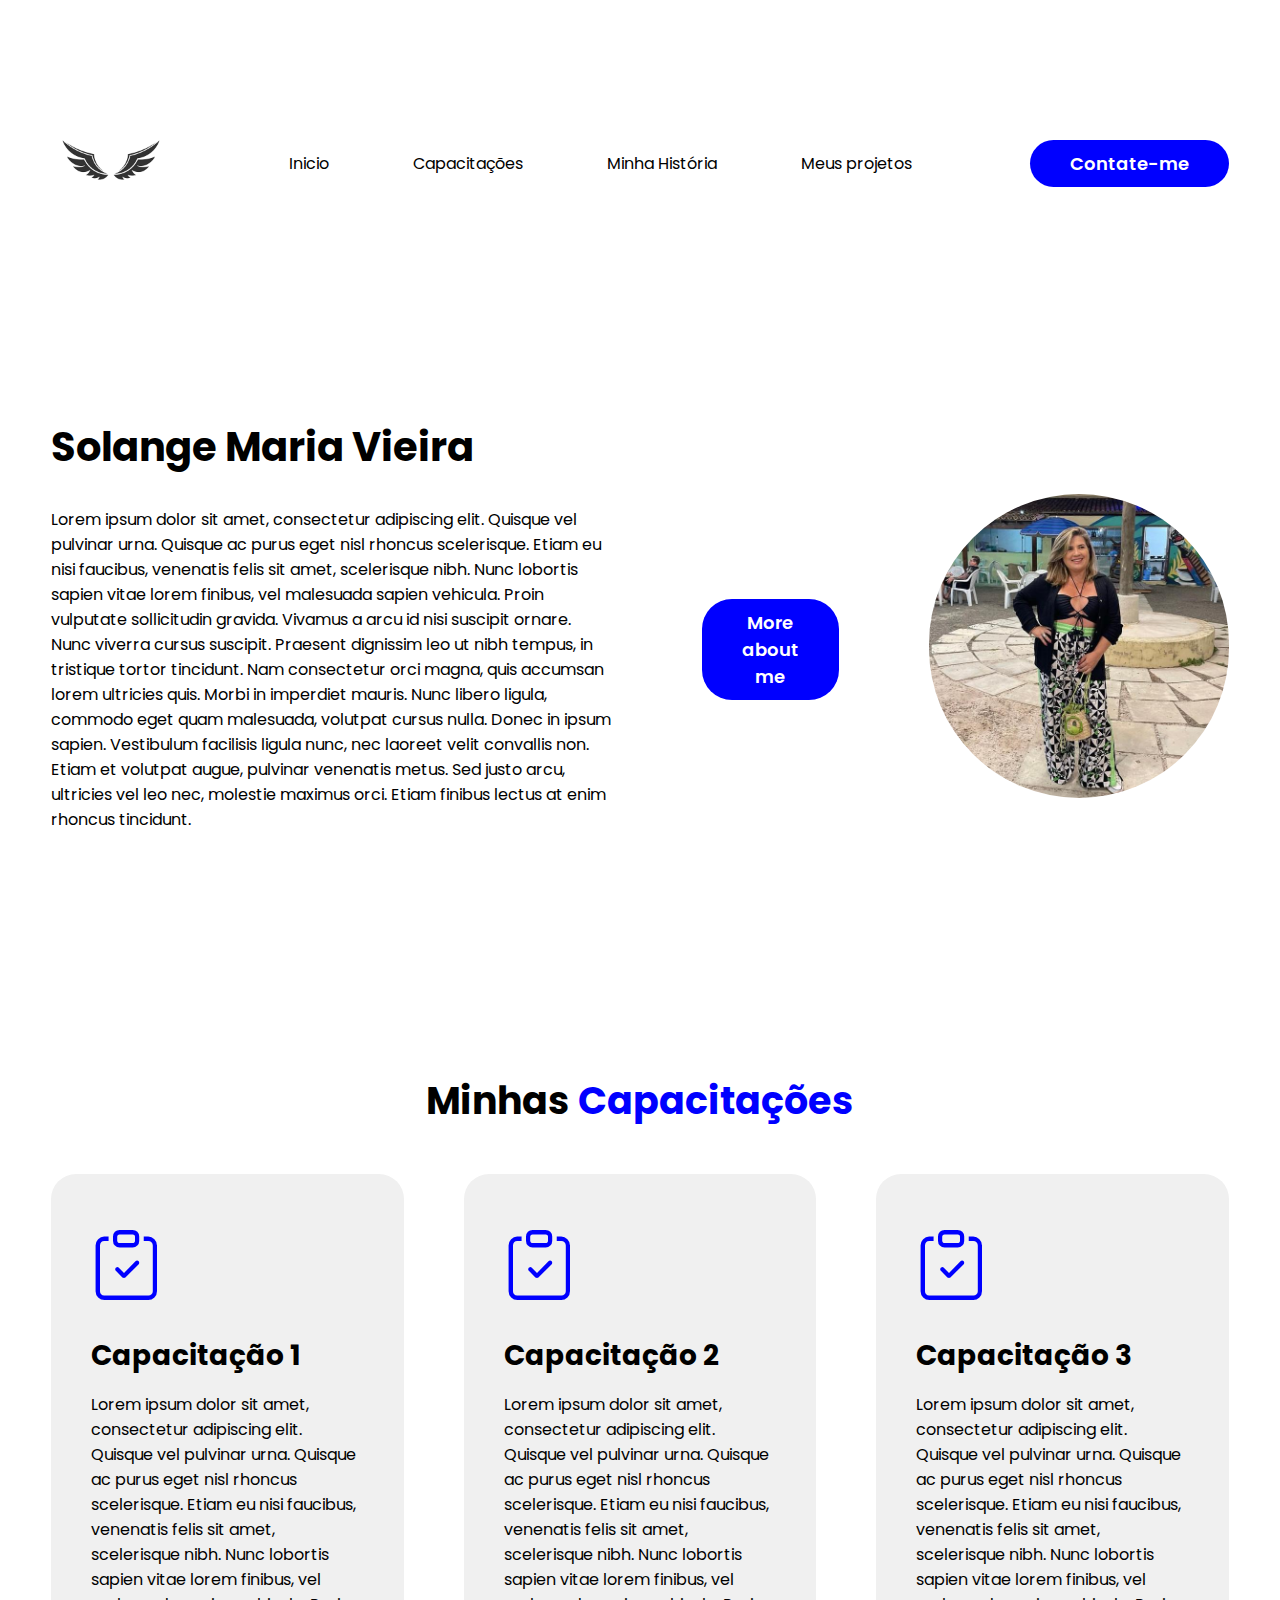
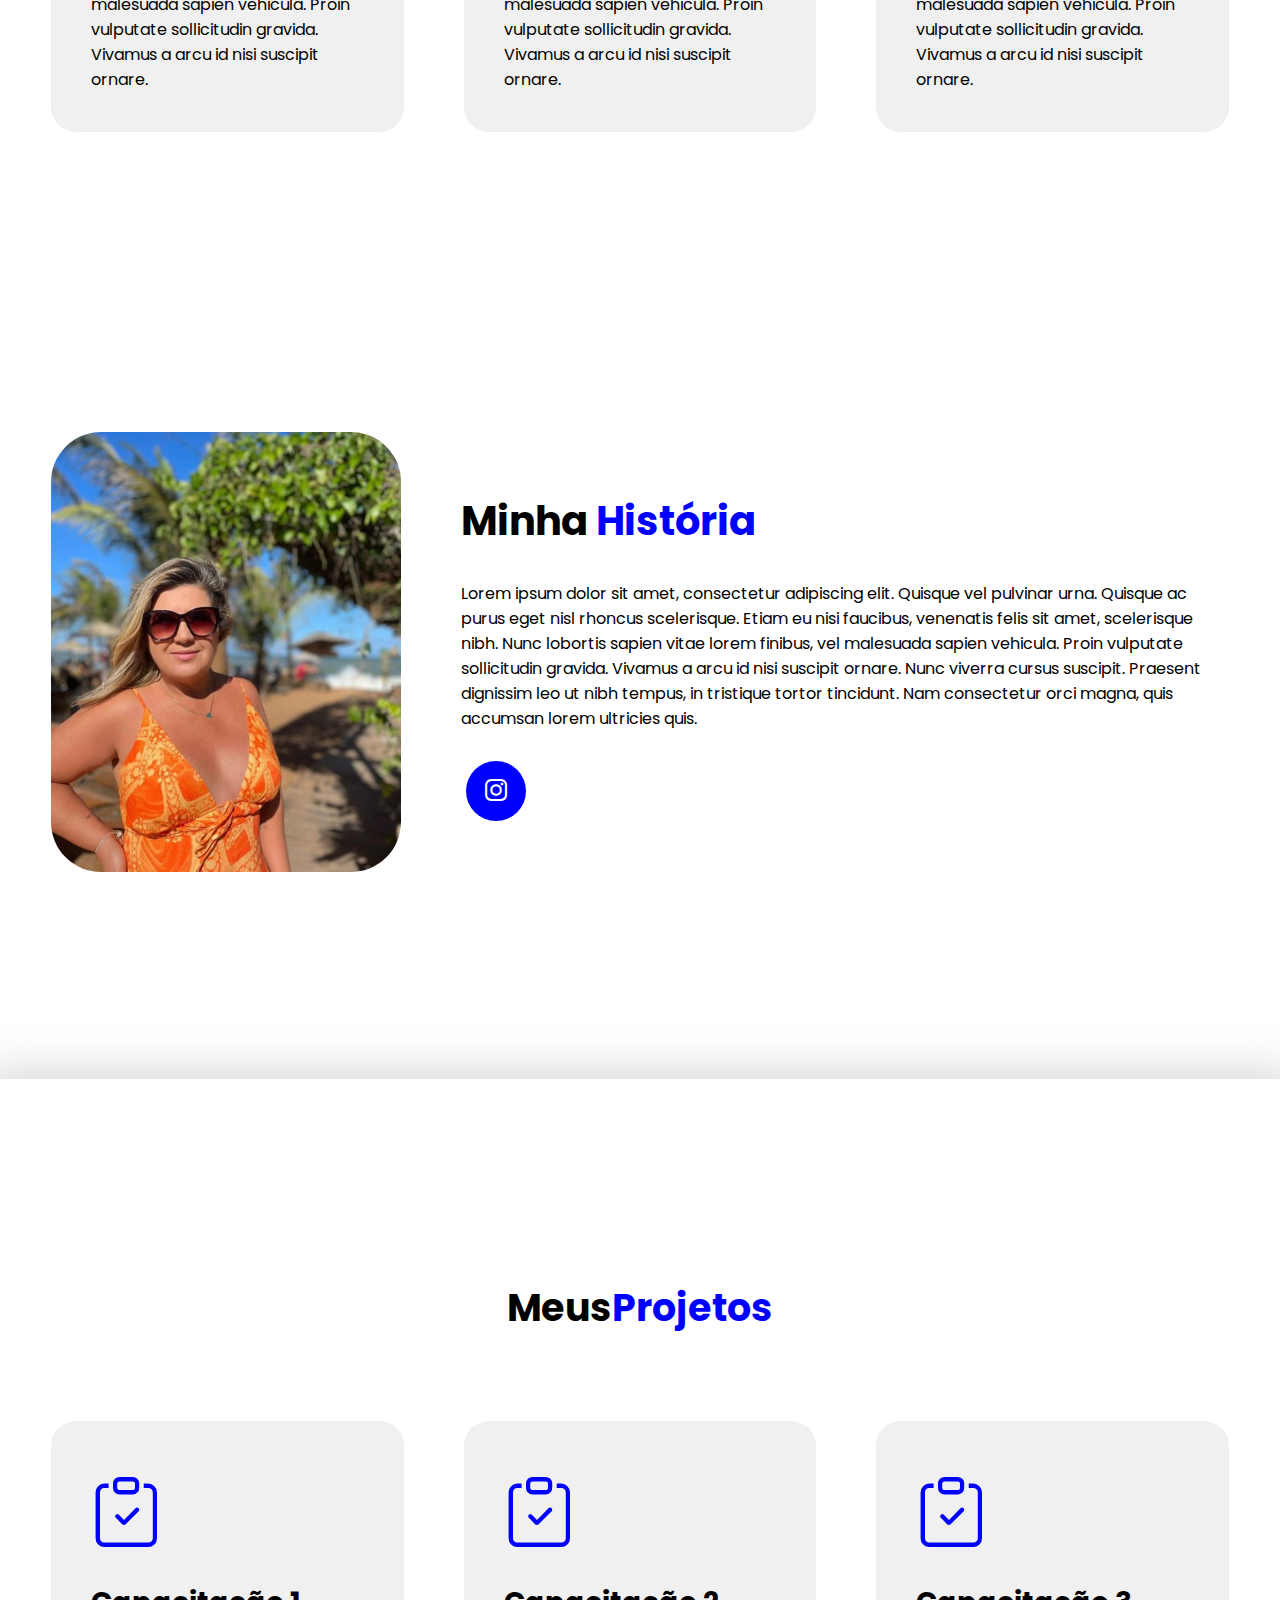
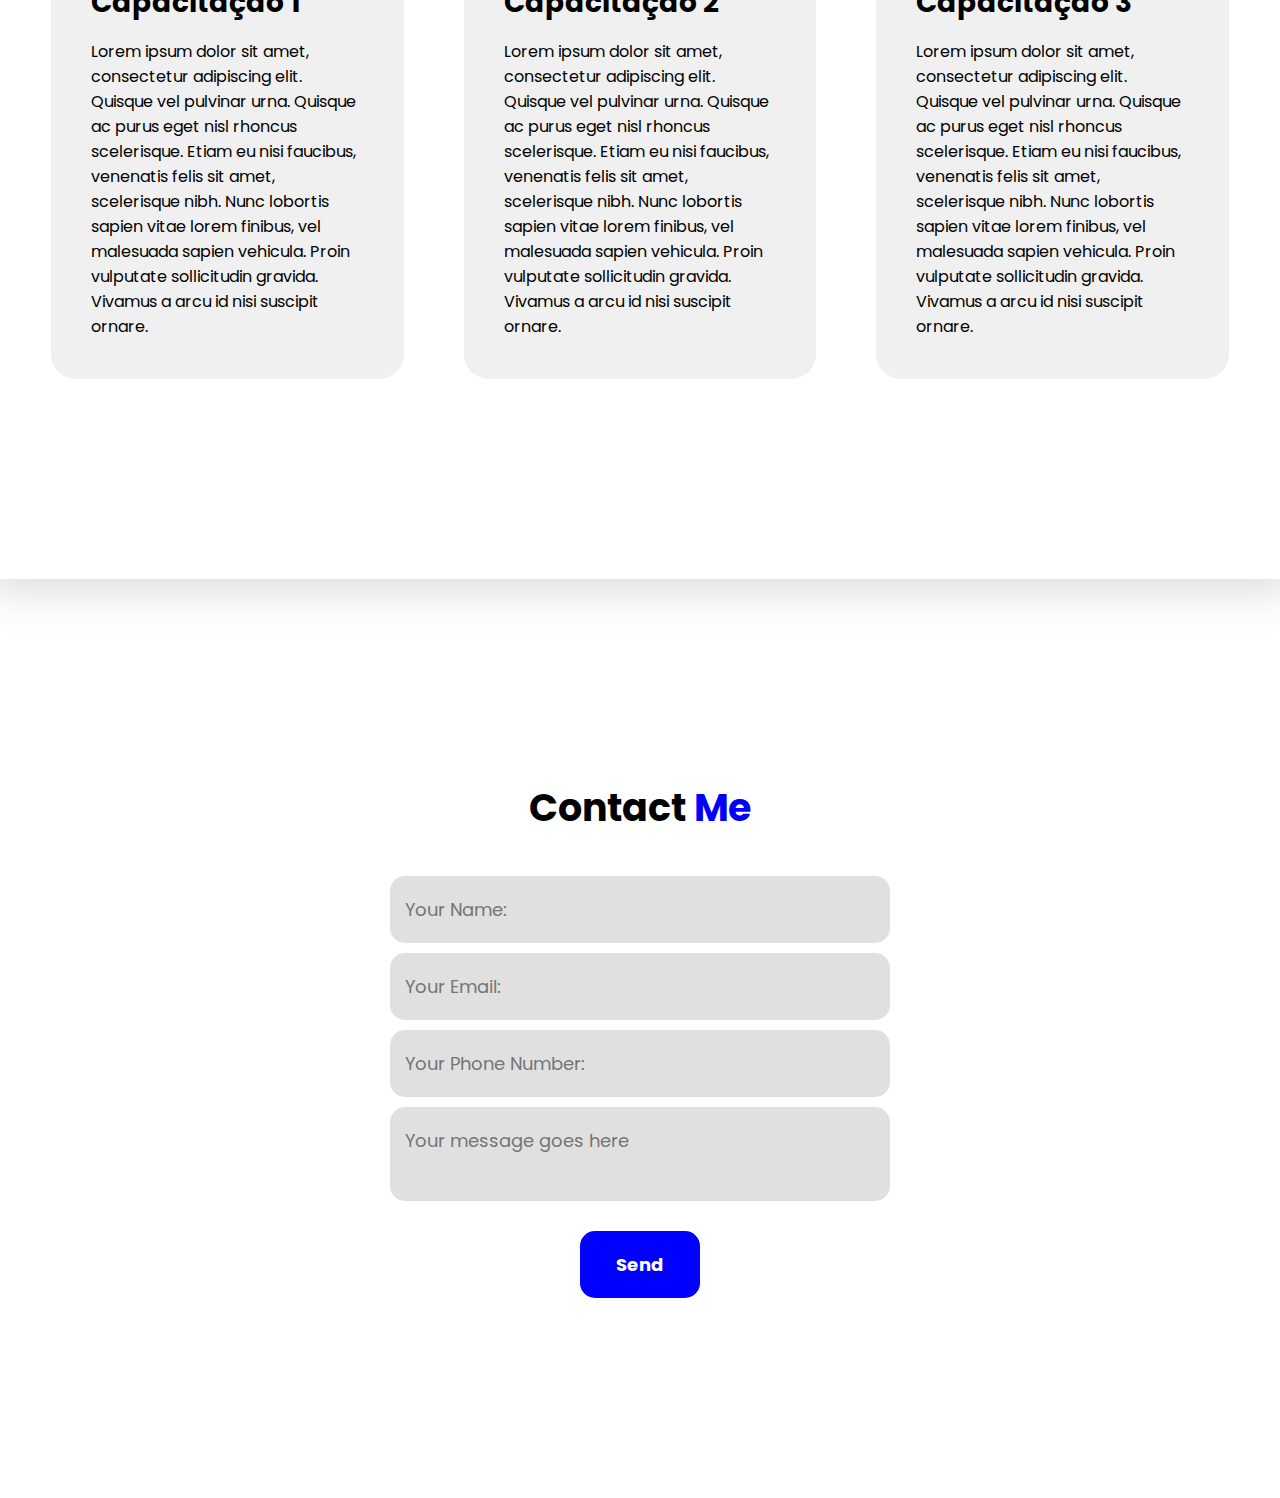
<file: project system/index.html>
<!DOCTYPE html>
<html lang="pt-br">
<head>
    <meta charset="UTF-8">
    <meta name="viewport" content="width=device-width, initial-scale=1.0">
    <!-- fonte -->
    <link rel="preconnect" href="https://fonts.googleapis.com">
    <link rel="preconnect" href="https://fonts.gstatic.com" crossorigin>
    <link href="https://fonts.googleapis.com/css2?family=Montserrat:ital,wght@0,100..900;1,100..900&family=Poppins:ital,wght@0,100;0,200;0,300;0,400;0,500;0,600;0,700;0,800;0,900;1,100;1,200;1,300;1,400;1,500;1,600;1,700;1,800;1,900&display=swap" rel="stylesheet">
    <!-- fim fonte-->
    <link rel="stylesheet" href="https://cdn.jsdelivr.net/npm/bootstrap-icons@1.11.3/font/bootstrap-icons.min.css">
    <link rel="stylesheet" href="index.css">
    <title>Currículo Ícaro</title>
</head>

<body>

    <header>
        <div class="interface">
            <div class="logo">
                <a href="">
                    <img src="./img/pngtree-wings-logo-png-png-image_4714161-removebg-preview.png" width="120px" alt="Logo">
                </a>
            </div>

            <nav class="menu-desktop">
                <ul>
                    <li><a href="#inicio">Inicio</a></li>
                    <li><a href="#skills">Capacitações</a></li>
                    <li><a href="#aboutme">Minha História</a></li>
                    <li><a href="#project">Meus projetos</a></li>
                </ul>
            </nav>

            <div class="btn-contato">
                <a href="#contact">
                    <button>Contate-me</button>
                </a>
            </div>     
        </div>
    </header>

    <main>
<section id="inicio">
    <section class="topo-do-site">
        <div class="interface">
            <div class="flex">
                <div class="txt-topo-site">
                    <h1>Solange Maria Vieira</h1>
                    <p>Lorem ipsum dolor sit amet, consectetur adipiscing elit. Quisque vel pulvinar urna. Quisque ac purus eget nisl rhoncus scelerisque. Etiam eu nisi faucibus, venenatis felis sit amet, scelerisque nibh. Nunc lobortis sapien vitae lorem finibus, vel malesuada sapien vehicula. Proin vulputate sollicitudin gravida. Vivamus a arcu id nisi suscipit ornare. Nunc viverra cursus suscipit. Praesent dignissim leo ut nibh tempus, in tristique tortor tincidunt. Nam consectetur orci magna, quis accumsan lorem ultricies quis. Morbi in imperdiet mauris. Nunc libero ligula, commodo eget quam malesuada, volutpat cursus nulla. Donec in ipsum sapien. Vestibulum facilisis ligula nunc, nec laoreet velit convallis non. Etiam et volutpat augue, pulvinar venenatis metus. Sed justo arcu, ultricies vel leo nec, molestie maximus orci. Etiam finibus lectus at enim rhoncus tincidunt.</p>
                </div>

                <div class="btn-contato">
                    <a href="#aboutme">
                        <button>More about me</button>
                    </a>
                </div>

                <div class="img-topo-site">
                    <img src="./img/soll1.png" style="border-radius: 150px;" width="300px" alt="">
                </div>
            </div>
        </div>
    </section>
</section>

<section id="skills">
    <section class="especialidades">
        <div class="interface">
            <h2 class="titulo">Minhas <span>Capacitações</span></h2>
            <div class="flex">
                <div class="especialidades-box">
                    <i class="bi bi-clipboard-check"></i>
                    <h3>Capacitação 1</h3>
                    <p>Lorem ipsum dolor sit amet, consectetur adipiscing elit. Quisque vel pulvinar urna. Quisque ac purus eget nisl rhoncus scelerisque. Etiam eu nisi faucibus, venenatis felis sit amet, scelerisque nibh. Nunc lobortis sapien vitae lorem finibus, vel malesuada sapien vehicula. Proin vulputate sollicitudin gravida. Vivamus a arcu id nisi suscipit ornare.</p>
                </div>
                <div class="especialidades-box">
                    <i class="bi bi-clipboard-check"></i>
                    <h3>Capacitação 2</h3>
                    <p>Lorem ipsum dolor sit amet, consectetur adipiscing elit. Quisque vel pulvinar urna. Quisque ac purus eget nisl rhoncus scelerisque. Etiam eu nisi faucibus, venenatis felis sit amet, scelerisque nibh. Nunc lobortis sapien vitae lorem finibus, vel malesuada sapien vehicula. Proin vulputate sollicitudin gravida. Vivamus a arcu id nisi suscipit ornare.</p>
                </div>
                <div class="especialidades-box">
                    <i class="bi bi-clipboard-check"></i>
                    <h3>Capacitação 3</h3>
                    <p>Lorem ipsum dolor sit amet, consectetur adipiscing elit. Quisque vel pulvinar urna. Quisque ac purus eget nisl rhoncus scelerisque. Etiam eu nisi faucibus, venenatis felis sit amet, scelerisque nibh. Nunc lobortis sapien vitae lorem finibus, vel malesuada sapien vehicula. Proin vulputate sollicitudin gravida. Vivamus a arcu id nisi suscipit ornare.</p>
                </div>
            </div>
        </div>
    </section>
</section>

<section id="aboutme">
    <section class="sobre">
        <div class="interface">
            <div class="flex">
                <div class="img-sobre">
                    <img src="/img/soll2.png" width="350px" style="border-radius: 50px;" alt="">
                </div>
                <div class="txt-sobre">
                    <h2>Minha <span>História</span></h2>
                    <p>Lorem ipsum dolor sit amet, consectetur adipiscing elit. Quisque vel pulvinar urna. Quisque ac purus eget nisl rhoncus scelerisque. Etiam eu nisi faucibus, venenatis felis sit amet, scelerisque nibh. Nunc lobortis sapien vitae lorem finibus, vel malesuada sapien vehicula. Proin vulputate sollicitudin gravida. Vivamus a arcu id nisi suscipit ornare. Nunc viverra cursus suscipit. Praesent dignissim leo ut nibh tempus, in tristique tortor tincidunt. Nam consectetur orci magna, quis accumsan lorem ultricies quis.</p>
                    <div class="btn-social">
                        <a href="https://www.instagram.com/soll.vieira?igsh=NWF3NnNsaHE0MDIy" target="_blank"><button><i class="bi bi-instagram"></i></button></a>
                    </div>
                </div>
            </div>
        </div>
    </section>
</section>

<section id="project">
    <section class="portifolio">
        <div class="interface">
            <h2 class="titulo">Meus<span>Projetos</span></h2>
            <div class="flex">
                <div class="portifolio-box">
                    <i class="bi bi-clipboard-check"></i>
                    <h3>Capacitação 1</h3>
                    <p>Lorem ipsum dolor sit amet, consectetur adipiscing elit. Quisque vel pulvinar urna. Quisque ac purus eget nisl rhoncus scelerisque. Etiam eu nisi faucibus, venenatis felis sit amet, scelerisque nibh. Nunc lobortis sapien vitae lorem finibus, vel malesuada sapien vehicula. Proin vulputate sollicitudin gravida. Vivamus a arcu id nisi suscipit ornare.</p>
                </div>
                <div class="portifolio-box">
                    <i class="bi bi-clipboard-check"></i>
                    <h3>Capacitação 2</h3>
                    <p>Lorem ipsum dolor sit amet, consectetur adipiscing elit. Quisque vel pulvinar urna. Quisque ac purus eget nisl rhoncus scelerisque. Etiam eu nisi faucibus, venenatis felis sit amet, scelerisque nibh. Nunc lobortis sapien vitae lorem finibus, vel malesuada sapien vehicula. Proin vulputate sollicitudin gravida. Vivamus a arcu id nisi suscipit ornare.</p>
                </div>
                <div class="portifolio-box">
                    <i class="bi bi-clipboard-check"></i>
                    <h3>Capacitação 3</h3>
                    <p>Lorem ipsum dolor sit amet, consectetur adipiscing elit. Quisque vel pulvinar urna. Quisque ac purus eget nisl rhoncus scelerisque. Etiam eu nisi faucibus, venenatis felis sit amet, scelerisque nibh. Nunc lobortis sapien vitae lorem finibus, vel malesuada sapien vehicula. Proin vulputate sollicitudin gravida. Vivamus a arcu id nisi suscipit ornare.</p>
                </div>
        </div>
    </section>
</section>

<section id="contact">
    <section class="formulario">
        <div class="interface">
            <h2 class="titulo">Contact <span>Me</span></h2>

            <form action="">
                <input type="text" name="" id="" placeholder="Your Name:" required>
                <input type="text" name="" id="" placeholder="Your Email:" required>
                <input type="text" name="" id="" placeholder="Your Phone Number:">
                <textarea name="" id="" placeholder="Your message goes here"></textarea>
                <div class="btn-enviar"><input type="submit" value="Send"></div>
            </form>
        </div>
    </section>
</section>

    </main>

</body>
</html>
</file>
<file: project system/index.css>
/* Estilo Geral */
* {
    margin: 0;
    padding: 0;
    box-sizing: border-box;
    font-family: 'Poppins', sans-serif;
}

body {
    background-color: white; /* Fundo branco */
    color: black; /* Texto preto */
    height: 100vh;
}

.interface {
    max-width: 1280px;
    margin: 0 auto;
}

.flex {
    display: flex;
}

.btn-contato button {
    padding: 10px 40px;
    font-size: 18px;
    font-weight: 600;
    background-color: blue;
    border: 0;
    border-radius: 30px;
    cursor: pointer;
    color: white; /* Texto branco no botão */
}

.btn-contato button:hover {
    box-shadow: 0px 0px 8px rgb(45, 45, 248);
    transition: .2s;
}

h2.titulo {
    color: black; /* Texto preto */
    font-size: 38px;
    text-align: center;
}

h2.titulo span {
    color: blue;
}

button:hover, form .btn-enviar input[type=submit]:hover {
    box-shadow: 0px 0px 8px rgb(45, 45, 248);
    transform: scale(1.05);
    transition: .2s;
}

html {
    scroll-behavior: smooth;
}

/* Estilo do cabeçalho */
header {
    padding: 100px 4%;
}

header > .interface {
    display: flex;
    align-items: center;
    justify-content: space-between;
}

header a {
    color: black; /* Texto preto */
    text-decoration: none;
    display: inline-block;
}

header a:hover {
    color: blue;
    transform: scale(1.05);
    transition: .2s;
}

header nav ul {
    list-style-type: none;
}

header nav ul li {
    display: inline-block;
    padding: 0 40px;
}

/* topo do site */
section.topo-do-site {
    padding: 100px 4%;
}

section.topo-do-site .flex {
    align-items: center;
    justify-content: center;
    gap: 90px;
}

.topo-do-site h1 {
    color: black; /* Texto preto */
    font-size: 40px;
    line-height: 40px;
}

.topo-do-site p {
    color: black; /* Texto preto */
    margin: 40px 0;
}

/* Skills */
section.especialidades {
    padding: 100px 4%;
}

section.especialidades .flex {
    gap: 60px;
}

.especialidades .especialidades-box {
    color: black; /* Texto preto */
    padding: 40px;
    border-radius: 25px;
    margin-top: 45px;
    background-color: #f0f0f0; /* Fundo das caixas */
}

.especialidades .especialidades-box:hover {
    transform: scale(1.05);
    box-shadow: 0 0 8px gray;
    transition: .2s;
}

.especialidades .especialidades-box i {
    font-size: 70px;
    color: blue;
    gap: 40px;
}

.especialidades .especialidades-box h3 {
    font-size: 28px;
    margin: 15px 0px;
}

/* Estilo sobre */
section.sobre {
    padding: 200px 4%;
}

section.sobre .flex {
    align-items: center;
    gap: 60px;
}

.sobre .txt-sobre {
    color: black;
}

.sobre .txt-sobre h2 {
    font-size: 40px;
    margin-bottom: 30px;
}

.sobre .txt-sobre h2 span {
    color: blue;
}

.sobre .txt-sobre p {
    margin: 20px 0;
    margin-bottom: 30px;
}

.sobre .txt-sobre .btn-social button {
    width: 60px;
    height: 60px;
    border-radius: 50%;
    border: none;
    background-color: blue;
    font-size: 22px;
    cursor: pointer;
    margin: 0 5px;
    color: white;
}

/* Projetos */
section.portifolio {
    padding: 100px 4%;
}

section.portifolio .flex {
    gap: 60px;
}

.portifolio .portifolio-box {
    color: black; /* Texto preto */
    padding: 40px;
    border-radius: 25px;
    margin-top: 45px;
    background-color: #f0f0f0; /* Fundo das caixas */
}

.portifolio .portifolio-box:hover {
    transform: scale(1.05);
    box-shadow: 0 0 8px gray;
    transition: .2s;
}

.portifolio .portifolio-box i {
    font-size: 70px;
    color: blue;
    gap: 40px;
}

.portifolio .portifolio-box h3 {
    font-size: 28px;
    margin: 15px 0px;
}

section.portifolio {
    padding: 200px 4%;
    box-shadow: 0 0 40px 10px rgba(128, 128, 128, 0.301);
}

section.portifolio .interface h2 {
    margin-bottom: 40px;
}

section.portifolio .interface p {
    color: black; /* Texto preto */
}

/* formulario */
section.formulario {
    padding: 200px 4%;
}

form {
    max-width: 500px;
    margin: 0 auto;
    display: flex;
    justify-content: center;
    flex-direction: column;
    gap: 10px;
    margin-top: 40px;
}

form input, form textarea {
    width: 100%;
    background-color: #e0e0e0; /* Fundo dos campos */
    border: none;
    outline: 0;
    padding: 20px 15px;
    border-radius: 15px;
    color: black; /* Texto preto */
    font-size: 18px;
}

form textarea {
    resize: none;
    max-height: 200px;
}

form .btn-enviar {
    margin-top: 20px;
    text-align: center;
}

form .btn-enviar input[type=submit] {
    width: 120px;
    cursor: pointer;
    background-color: blue;
    color: white; /* Texto branco no botão */
    font-weight: 700;
}

/* Ajustes para dispositivos móveis */
@media screen and (max-width: 768px) {
    /* classes gerais */
    .flex {
        flex-direction: column;
    }

    .topo-do-site .flex {
        flex-direction: column-reverse;
        align-items: center;
        text-align: center;
    }

    /* cabeçalho */
    header {
        padding: 50px 2%;
    }

    header > .interface {
        flex-direction: column;
        align-items: center;
    }

    header nav ul {
        display: flex;
        flex-direction: column;
        align-items: center;
    }

    header nav ul li {
        padding: 10px 0;
    }

    .btn-contato {
        margin-top: 20px;
    }

    /* topo do site */
    .topo-do-site h1 {
        font-size: 30px;
    }

    .topo-do-site .img-topo-site img {
        width: 80%;
        max-width: 300px;
    }

    /* Skills */
    section.especialidades .flex {
        flex-direction: column;
        gap: 30px;
    }

    /* Sobre */
    section.sobre {
        padding: 100px 4%;
    }

    section.sobre .flex {
        flex-direction: column;
        align-items: center;
        text-align: center;
    }

    .sobre .txt-sobre h2 {
        font-size: 30px;
    }

    .sobre .txt-sobre .btn-social button {
        width: 50px;
        height: 50px;
        font-size: 18px;
    }

    /* Projetos */
    section.portifolio {
        padding: 100px 4%;
    }

    section.portifolio .flex {
        flex-direction: column;
        gap: 30px;
    }

    /* Formulário */
    section.formulario {
        padding: 50px 4%;
    }

    form {
        max-width: 100%;
    }

    form .btn-enviar input[type=submit] {
        width: 100%;
    }
}
</file>
